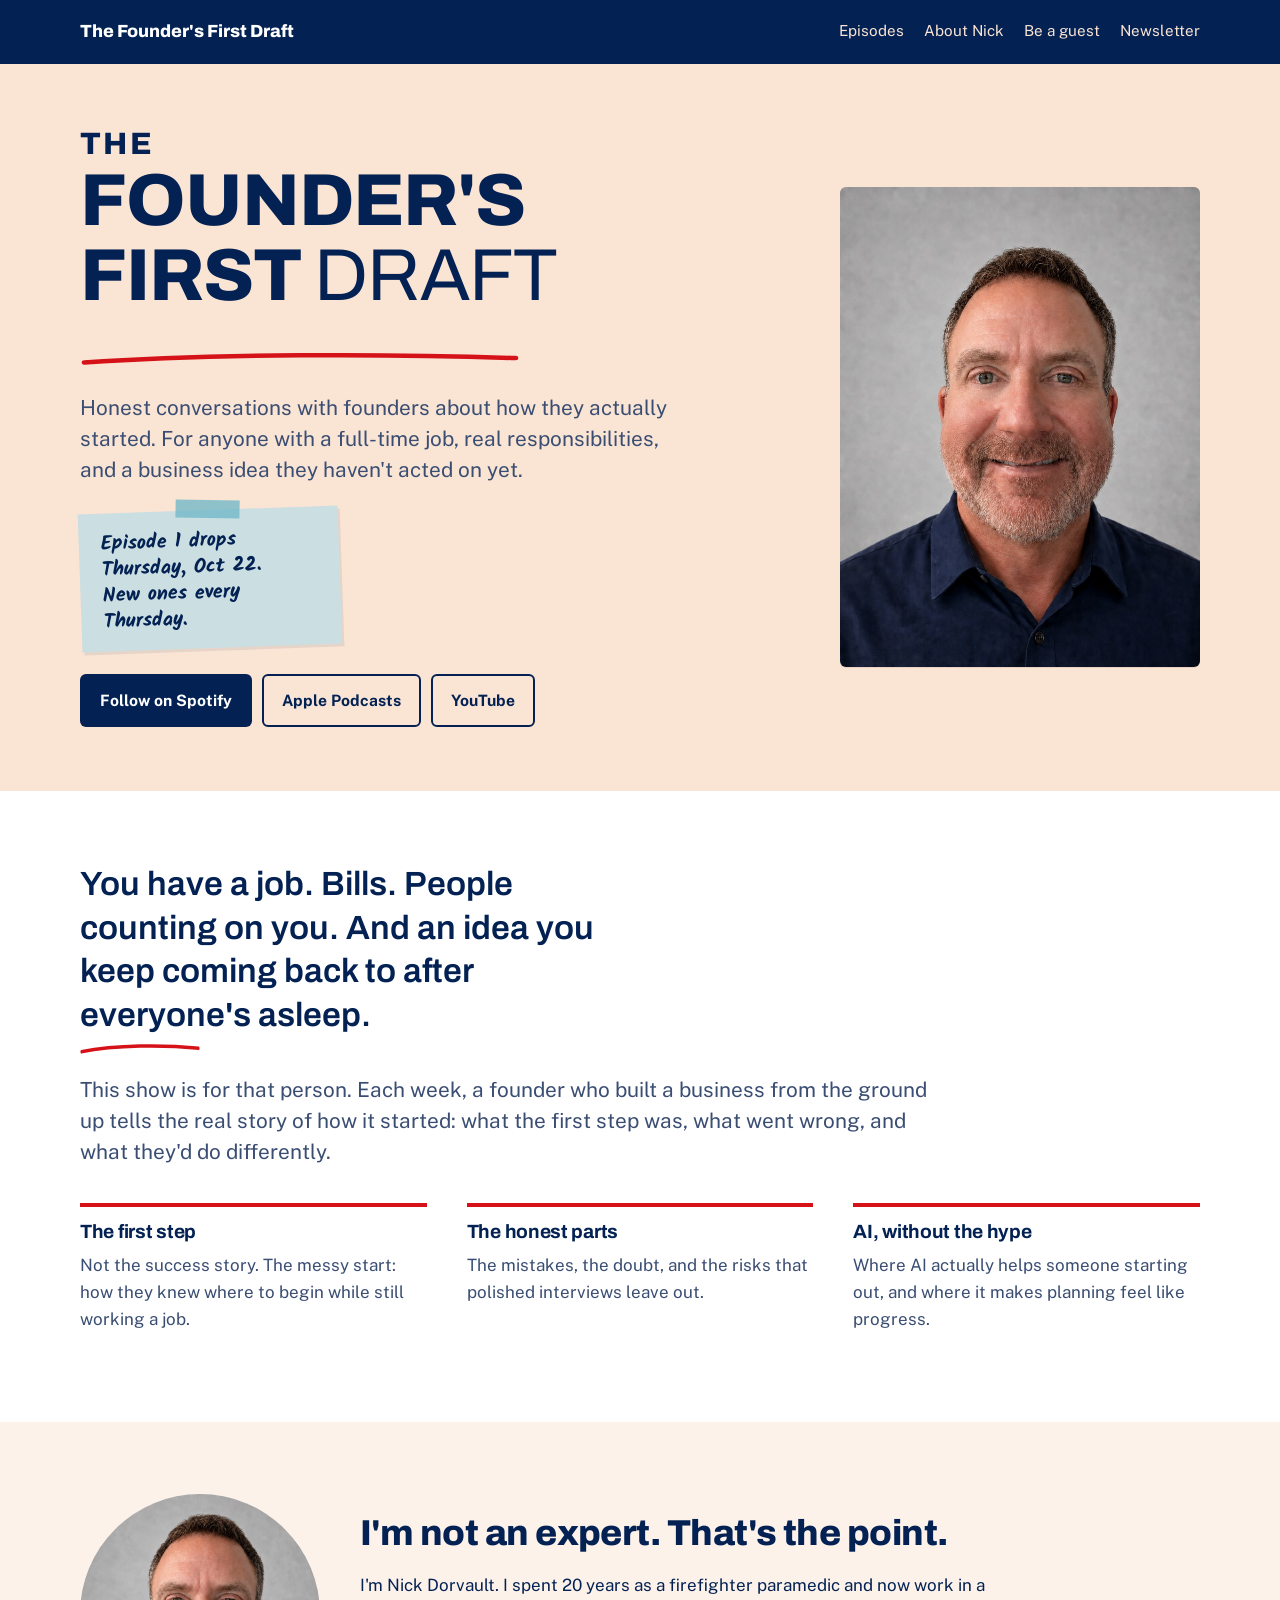
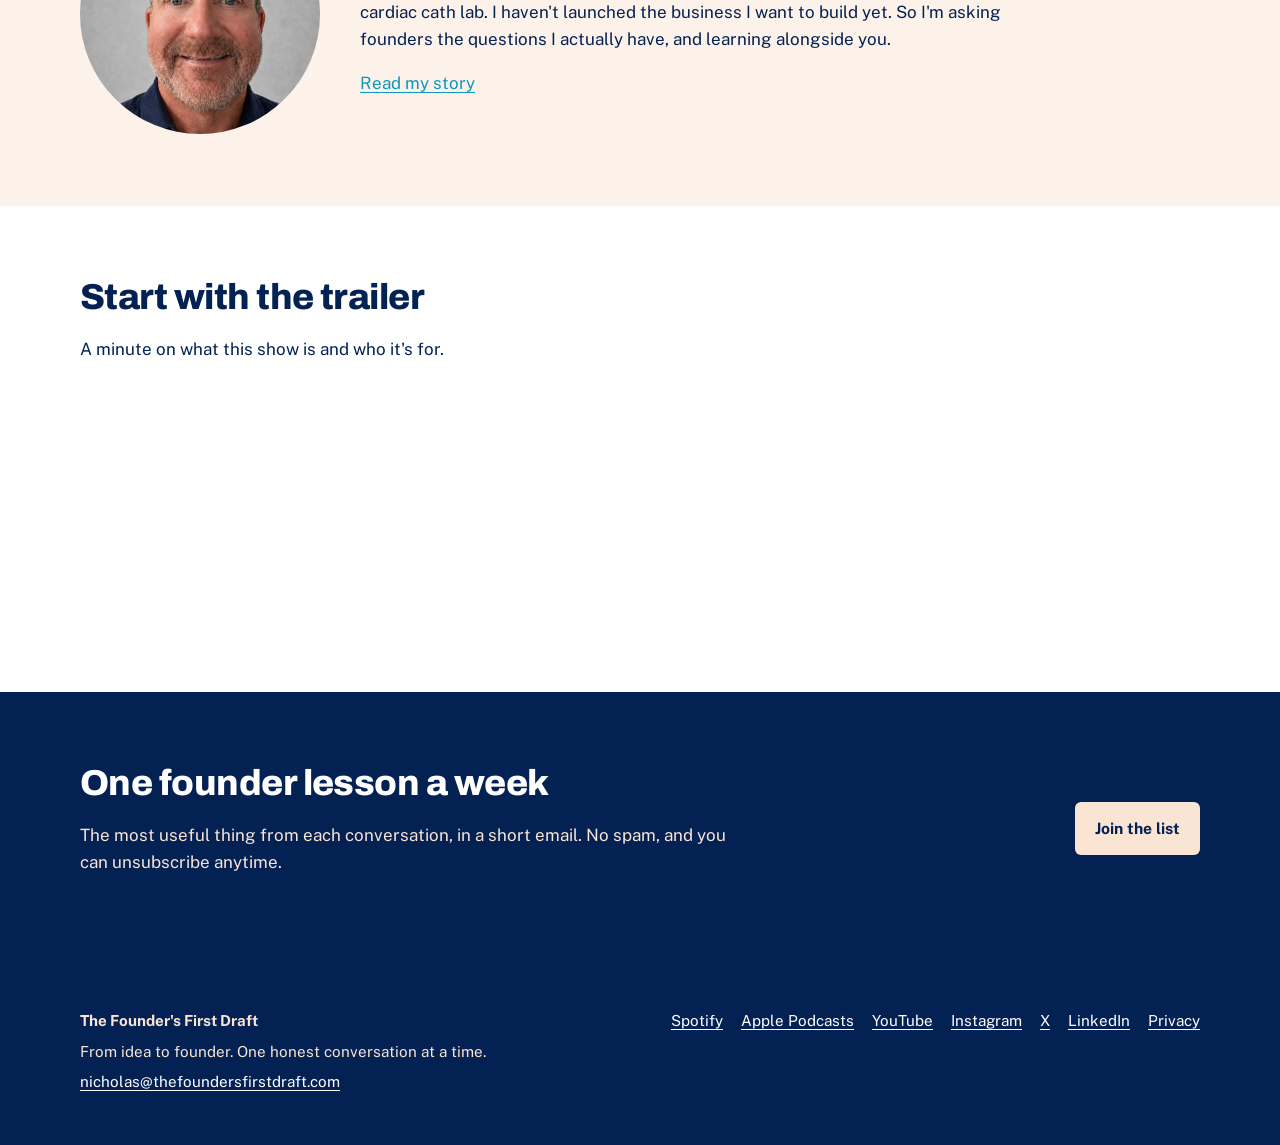
<file: index.html>
<!doctype html>
<html lang="en">
<head>
<meta charset="utf-8">
<meta name="viewport" content="width=device-width, initial-scale=1">
<title>The Founder's First Draft | A podcast for people with a job and an idea</title>
<meta name="description" content="Honest conversations with founders about how they actually started, for people with a full-time job and a business idea they haven't acted on yet. Hosted by Nick Dorvault.">
<link rel="canonical" href="https://thefoundersfirstdraft.com/">
<meta property="og:type" content="website">
<meta property="og:site_name" content="The Founder's First Draft">
<meta property="og:title" content="The Founder's First Draft">
<meta property="og:description" content="Honest conversations with founders about how they actually started. From idea to founder, one honest conversation at a time.">
<meta property="og:url" content="https://thefoundersfirstdraft.com/">
<meta property="og:image" content="https://thefoundersfirstdraft.com/img/og-image.jpg">
<meta property="og:image:width" content="1200">
<meta property="og:image:height" content="630">
<meta property="og:image:alt" content="The Founder's First Draft podcast cover">
<meta name="twitter:card" content="summary_large_image">
<meta name="twitter:site" content="@foundrsdraft">
<link rel="icon" href="img/favicon.svg" type="image/svg+xml">
<link rel="apple-touch-icon" href="img/apple-touch-icon.png">
<link rel="preconnect" href="https://fonts.googleapis.com">
<link rel="preconnect" href="https://fonts.gstatic.com" crossorigin>
<link href="https://fonts.googleapis.com/css2?family=Archivo:wght@400;600;700;800&family=Kalam:wght@700&family=Public+Sans:wght@400;600;700&display=swap" rel="stylesheet">
<link rel="stylesheet" href="styles.css?v=6">
<script async src="https://www.googletagmanager.com/gtag/js?id=G-2Q0HF4FX7N"></script>
<script>window.dataLayer=window.dataLayer||[];function gtag(){dataLayer.push(arguments);}gtag('js',new Date());gtag('config','G-2Q0HF4FX7N');</script>
<script type="application/ld+json">
{
  "@context": "https://schema.org",
  "@type": "PodcastSeries",
  "name": "The Founder's First Draft",
  "url": "https://thefoundersfirstdraft.com/",
  "description": "Honest conversations with founders about how they actually started, for people with a full-time job and a business idea.",
  "image": "https://thefoundersfirstdraft.com/img/cover.jpg",
  "author": { "@type": "Person", "name": "Nick Dorvault" },
  "sameAs": [
    "https://open.spotify.com/show/4vHqsm9LxcR3t2k3SPgh0b",
    "https://podcasts.apple.com/us/podcast/the-founders-first-draft/id6808995737",
    "https://www.youtube.com/@TheFoundersFirstDraft",
    "https://www.instagram.com/foundersfirstdraft/",
    "https://x.com/foundrsdraft"
  ]
}
</script>
</head>
<body>
<a class="skip" href="#main">Skip to content</a>
<header class="site-header">
  <div class="wrap">
    <a class="brand" href="index.html">The Founder's First Draft</a>
    <nav class="nav" aria-label="Main">
      <a href="episodes/index.html">Episodes</a>
      <a href="about.html">About Nick</a>
      <a href="guest.html">Be a guest</a>
      <a href="newsletter.html">Newsletter</a>
    </nav>
  </div>
</header>

<main id="main">
  <section class="hero">
    <div class="wrap">
      <div class="hero-copy">
        <h1><span class="the">The</span>Founder's First <span class="light">Draft</span></h1>
        <span class="rule" aria-hidden="true"></span>
        <p class="lede">Honest conversations with founders about how they actually started. For anyone with a full-time job, real responsibilities, and a business idea they haven't acted on yet.</p>
        <p class="launch">Episode 1 drops Thursday, Oct 22.<br>New ones every Thursday.</p>
        <ul class="listen">
          <li><a class="btn btn-primary" href="https://open.spotify.com/show/4vHqsm9LxcR3t2k3SPgh0b">Follow on Spotify</a></li>
          <li><a class="btn btn-ghost" href="https://podcasts.apple.com/us/podcast/the-founders-first-draft/id6808995737">Apple Podcasts</a></li>
          <li><a class="btn btn-ghost" href="https://www.youtube.com/@TheFoundersFirstDraft">YouTube</a></li>
        </ul>
      </div>
      <div class="hero-photo">
        <img src="img/nick.jpg" alt="Nick Dorvault, host of The Founder's First Draft" width="675" height="900">
      </div>
    </div>
  </section>

  <section class="section">
    <div class="wrap">
      <p class="for-you">You have a job. Bills. People counting on you. And an idea you keep coming back to after everyone's asleep.</p>
      <span class="rule short" aria-hidden="true"></span>
      <p class="lede">This show is for that person. Each week, a founder who built a business from the ground up tells the real story of how it started: what the first step was, what went wrong, and what they'd do differently.</p>
      <div class="three">
        <div>
          <h3>The first step</h3>
          <p>Not the success story. The messy start: how they knew where to begin while still working a job.</p>
        </div>
        <div>
          <h3>The honest parts</h3>
          <p>The mistakes, the doubt, and the risks that polished interviews leave out.</p>
        </div>
        <div>
          <h3>AI, without the hype</h3>
          <p>Where AI actually helps someone starting out, and where it makes planning feel like progress.</p>
        </div>
      </div>
    </div>
  </section>

  <section class="section mist">
    <div class="wrap host">
      <img src="img/nick-host.jpg" alt="" width="240" height="240">
      <div>
        <h2>I'm not an expert. That's the point.</h2>
        <p>I'm Nick Dorvault. I spent 20 years as a firefighter paramedic and now work in a cardiac cath lab. I haven't launched the business I want to build yet. So I'm asking founders the questions I actually have, and learning alongside you.</p>
        <p><a href="about.html">Read my story</a></p>
      </div>
    </div>
  </section>

  <section class="section">
    <div class="wrap">
      <h2>Start with the trailer</h2>
      <p>A minute on what this show is and who it's for.</p>
      <iframe class="player" title="The Founder's First Draft on Spotify" src="https://open.spotify.com/embed/show/4vHqsm9LxcR3t2k3SPgh0b?utm_source=generator" height="232" loading="lazy" allow="autoplay; clipboard-write; encrypted-media; fullscreen; picture-in-picture"></iframe>
    </div>
  </section>

  <section class="section dark">
    <div class="wrap signup">
      <div>
        <h2>One founder lesson a week</h2>
        <p>The most useful thing from each conversation, in a short email. No spam, and you can unsubscribe anytime.</p>
      </div>
      <div>
        <a class="btn btn-primary" href="newsletter.html">Join the list</a>
      </div>
    </div>
  </section>
</main>

<footer class="site-footer">
  <div class="wrap">
    <div>
      <p><strong>The Founder's First Draft</strong></p>
      <p>From idea to founder. One honest conversation at a time.</p>
      <p><a href="mailto:nicholas@thefoundersfirstdraft.com">nicholas@thefoundersfirstdraft.com</a></p>
    </div>
    <ul class="foot-links" aria-label="Elsewhere">
      <li><a href="https://open.spotify.com/show/4vHqsm9LxcR3t2k3SPgh0b">Spotify</a></li>
      <li><a href="https://podcasts.apple.com/us/podcast/the-founders-first-draft/id6808995737">Apple Podcasts</a></li>
      <li><a href="https://www.youtube.com/@TheFoundersFirstDraft">YouTube</a></li>
      <li><a href="https://www.instagram.com/foundersfirstdraft/">Instagram</a></li>
      <li><a href="https://x.com/foundrsdraft">X</a></li>
      <li><a href="https://www.linkedin.com/in/nicholas-dorvault-586a56173">LinkedIn</a></li>
      <li><a href="privacy/index.html">Privacy</a></li>
    </ul>
  </div>
</footer>
</body>
</html>
</file>
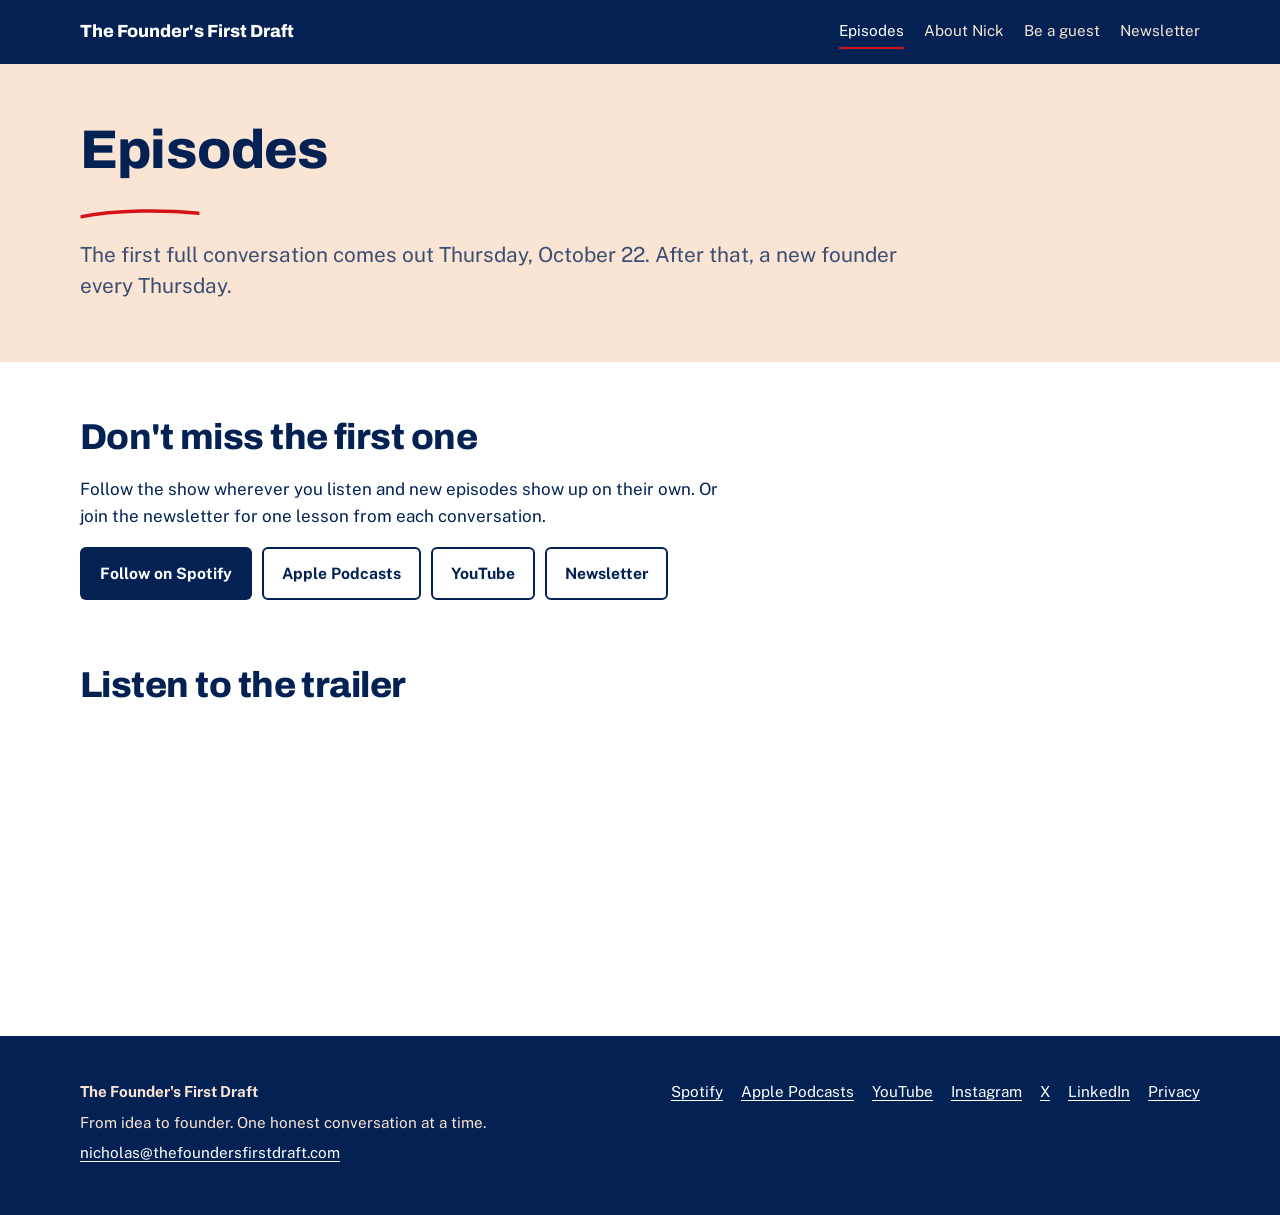
<file: episodes/index.html>
<!doctype html>
<html lang="en">
<head>
<meta charset="utf-8">
<meta name="viewport" content="width=device-width, initial-scale=1">
<title>Episodes | The Founder's First Draft</title>
<meta name="description" content="Every episode of The Founder's First Draft: founders on how they actually started. New episodes every Thursday starting October 22, 2026.">
<link rel="canonical" href="https://thefoundersfirstdraft.com/episodes/">
<meta property="og:type" content="website">
<meta property="og:site_name" content="The Founder's First Draft">
<meta property="og:title" content="Episodes | The Founder's First Draft">
<meta property="og:description" content="Every episode of The Founder's First Draft: founders on how they actually started. New episodes every Thursday starting October 22, 2026.">
<meta property="og:url" content="https://thefoundersfirstdraft.com/episodes/">
<meta property="og:image" content="https://thefoundersfirstdraft.com/img/og-image.jpg">
<meta name="twitter:card" content="summary_large_image">
<meta name="twitter:site" content="@foundrsdraft">
<link rel="icon" href="../img/favicon.svg" type="image/svg+xml">
<link rel="apple-touch-icon" href="../img/apple-touch-icon.png">
<link rel="preconnect" href="https://fonts.googleapis.com">
<link rel="preconnect" href="https://fonts.gstatic.com" crossorigin>
<link href="https://fonts.googleapis.com/css2?family=Archivo:wght@400;600;700;800&family=Kalam:wght@700&family=Public+Sans:wght@400;600;700&display=swap" rel="stylesheet">
<link rel="stylesheet" href="../styles.css?v=6">
<script async src="https://www.googletagmanager.com/gtag/js?id=G-2Q0HF4FX7N"></script>
<script>window.dataLayer=window.dataLayer||[];function gtag(){dataLayer.push(arguments);}gtag('js',new Date());gtag('config','G-2Q0HF4FX7N');</script>
</head>
<body>
<a class="skip" href="#main">Skip to content</a>
<header class="site-header">
  <div class="wrap">
    <a class="brand" href="../index.html">The Founder's First Draft</a>
    <nav class="nav" aria-label="Main">
      <a href="../episodes/index.html" aria-current="page">Episodes</a>
      <a href="../about.html">About Nick</a>
      <a href="../guest.html">Be a guest</a>
      <a href="../newsletter.html">Newsletter</a>
    </nav>
  </div>
</header>
<main id="main">

  <section class="page-head"><div class="wrap">
    <h1>Episodes</h1>
    <span class="rule short" aria-hidden="true"></span>
    <p class="lede">The first full conversation comes out Thursday, October 22. After that, a new founder every Thursday.</p>
  </div></section>
  <section class="prose"><div class="wrap">
    <h2>Don't miss the first one</h2>
    <p>Follow the show wherever you listen and new episodes show up on their own. Or join the newsletter for one lesson from each conversation.</p>
    <ul class="listen" style="margin-bottom:28px">
      <li><a class="btn btn-primary" href="https://open.spotify.com/show/4vHqsm9LxcR3t2k3SPgh0b">Follow on Spotify</a></li>
      <li><a class="btn btn-dark" href="https://podcasts.apple.com/us/podcast/the-founders-first-draft/id6808995737">Apple Podcasts</a></li>
      <li><a class="btn btn-dark" href="https://www.youtube.com/@TheFoundersFirstDraft">YouTube</a></li>
      <li><a class="btn btn-dark" href="../newsletter.html">Newsletter</a></li>
    </ul>
    <h2>Listen to the trailer</h2>
    <iframe class="player" title="The Founder's First Draft on Spotify" src="https://open.spotify.com/embed/show/4vHqsm9LxcR3t2k3SPgh0b?utm_source=generator" height="232" loading="lazy" allow="autoplay; clipboard-write; encrypted-media; fullscreen; picture-in-picture"></iframe>
  </div></section>
</main>

<footer class="site-footer">
  <div class="wrap">
    <div>
      <p><strong>The Founder's First Draft</strong></p>
      <p>From idea to founder. One honest conversation at a time.</p>
      <p><a href="mailto:nicholas@thefoundersfirstdraft.com">nicholas@thefoundersfirstdraft.com</a></p>
    </div>
    <ul class="foot-links" aria-label="Elsewhere">
      <li><a href="https://open.spotify.com/show/4vHqsm9LxcR3t2k3SPgh0b">Spotify</a></li>
      <li><a href="https://podcasts.apple.com/us/podcast/the-founders-first-draft/id6808995737">Apple Podcasts</a></li>
      <li><a href="https://www.youtube.com/@TheFoundersFirstDraft">YouTube</a></li>
      <li><a href="https://www.instagram.com/foundersfirstdraft/">Instagram</a></li>
      <li><a href="https://x.com/foundrsdraft">X</a></li>
      <li><a href="https://www.linkedin.com/in/nicholas-dorvault-586a56173">LinkedIn</a></li>
      <li><a href="../privacy/index.html">Privacy</a></li>
    </ul>
  </div>
</footer>
</body>
</html>
</file>
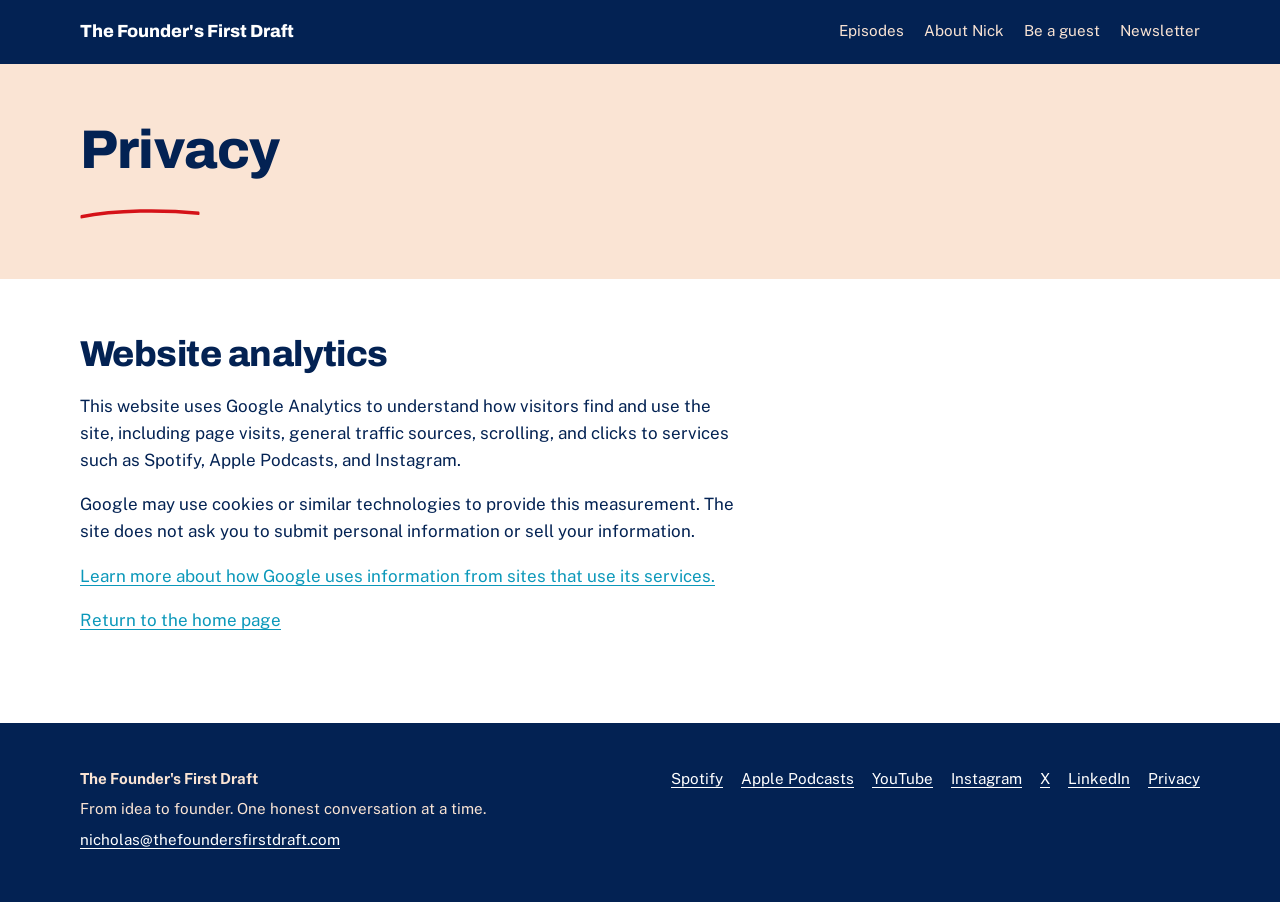
<file: privacy/index.html>
<!doctype html>
<html lang="en">
<head>
<meta charset="utf-8">
<meta name="viewport" content="width=device-width, initial-scale=1">
<title>Privacy | The Founder's First Draft</title>
<meta name="description" content="How thefoundersfirstdraft.com uses website analytics.">
<link rel="canonical" href="https://thefoundersfirstdraft.com/privacy">
<meta property="og:type" content="website">
<meta property="og:site_name" content="The Founder's First Draft">
<meta property="og:title" content="Privacy | The Founder's First Draft">
<meta property="og:description" content="How thefoundersfirstdraft.com uses website analytics.">
<meta property="og:url" content="https://thefoundersfirstdraft.com/privacy">
<meta property="og:image" content="https://thefoundersfirstdraft.com/img/og-image.jpg">
<meta name="twitter:card" content="summary_large_image">
<meta name="twitter:site" content="@foundrsdraft">
<link rel="icon" href="../img/favicon.svg" type="image/svg+xml">
<link rel="apple-touch-icon" href="../img/apple-touch-icon.png">
<link rel="preconnect" href="https://fonts.googleapis.com">
<link rel="preconnect" href="https://fonts.gstatic.com" crossorigin>
<link href="https://fonts.googleapis.com/css2?family=Archivo:wght@400;600;700;800&family=Kalam:wght@700&family=Public+Sans:wght@400;600;700&display=swap" rel="stylesheet">
<link rel="stylesheet" href="../styles.css?v=6">
<script async src="https://www.googletagmanager.com/gtag/js?id=G-2Q0HF4FX7N"></script>
<script>window.dataLayer=window.dataLayer||[];function gtag(){dataLayer.push(arguments);}gtag('js',new Date());gtag('config','G-2Q0HF4FX7N');</script>
</head>
<body>
<a class="skip" href="#main">Skip to content</a>
<header class="site-header">
  <div class="wrap">
    <a class="brand" href="../index.html">The Founder's First Draft</a>
    <nav class="nav" aria-label="Main">
      <a href="../episodes/index.html">Episodes</a>
      <a href="../about.html">About Nick</a>
      <a href="../guest.html">Be a guest</a>
      <a href="../newsletter.html">Newsletter</a>
    </nav>
  </div>
</header>
<main id="main">

  <section class="page-head"><div class="wrap"><h1>Privacy</h1><span class="rule short" aria-hidden="true"></span></div></section>
  <section class="prose"><div class="wrap">
    <h2>Website analytics</h2>
    <p>This website uses Google Analytics to understand how visitors find and use the site, including page visits, general traffic sources, scrolling, and clicks to services such as Spotify, Apple Podcasts, and Instagram.</p>
    <p>Google may use cookies or similar technologies to provide this measurement. The site does not ask you to submit personal information or sell your information.</p>
    <p><a href="https://policies.google.com/technologies/partner-sites">Learn more about how Google uses information from sites that use its services.</a></p>
    <p><a href="../index.html">Return to the home page</a></p>
  </div></section>
</main>

<footer class="site-footer">
  <div class="wrap">
    <div>
      <p><strong>The Founder's First Draft</strong></p>
      <p>From idea to founder. One honest conversation at a time.</p>
      <p><a href="mailto:nicholas@thefoundersfirstdraft.com">nicholas@thefoundersfirstdraft.com</a></p>
    </div>
    <ul class="foot-links" aria-label="Elsewhere">
      <li><a href="https://open.spotify.com/show/4vHqsm9LxcR3t2k3SPgh0b">Spotify</a></li>
      <li><a href="https://podcasts.apple.com/us/podcast/the-founders-first-draft/id6808995737">Apple Podcasts</a></li>
      <li><a href="https://www.youtube.com/@TheFoundersFirstDraft">YouTube</a></li>
      <li><a href="https://www.instagram.com/foundersfirstdraft/">Instagram</a></li>
      <li><a href="https://x.com/foundrsdraft">X</a></li>
      <li><a href="https://www.linkedin.com/in/nicholas-dorvault-586a56173">LinkedIn</a></li>
      <li><a href="../privacy/index.html">Privacy</a></li>
    </ul>
  </div>
</footer>
</body>
</html>
</file>
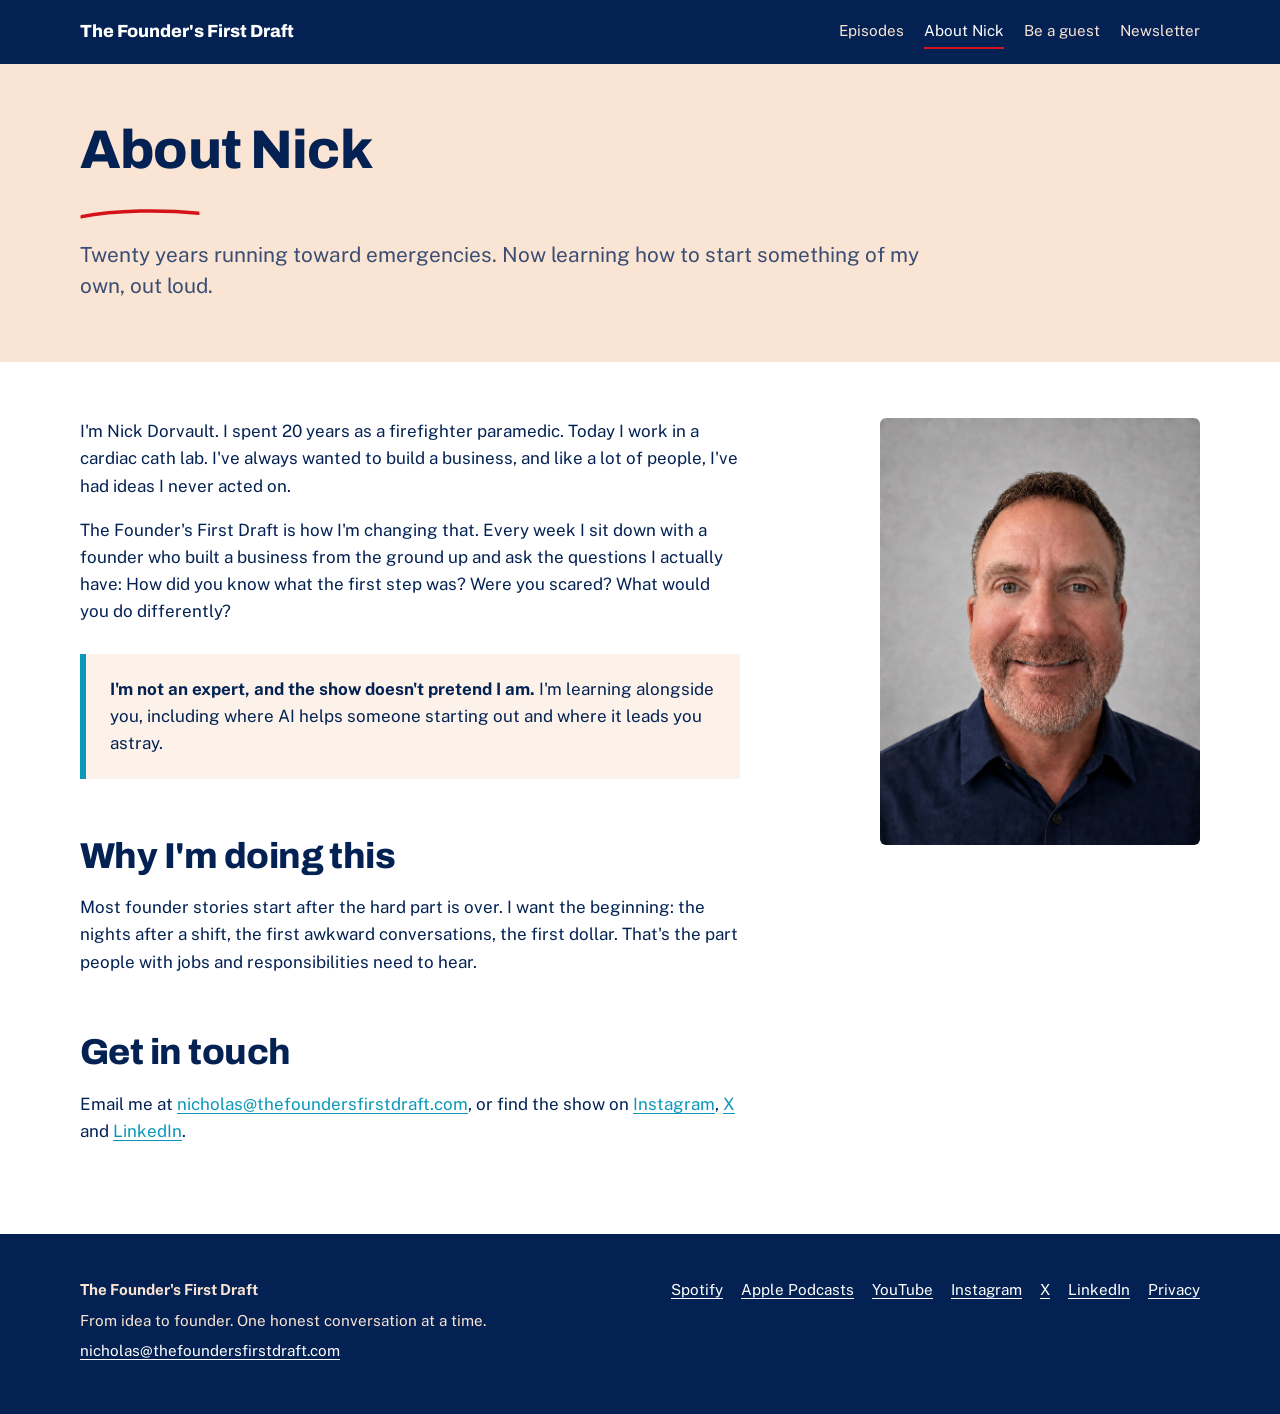
<file: about.html>
<!doctype html>
<html lang="en">
<head>
<meta charset="utf-8">
<meta name="viewport" content="width=device-width, initial-scale=1">
<title>About Nick Dorvault | The Founder's First Draft</title>
<meta name="description" content="Nick Dorvault spent 20 years as a firefighter paramedic and now works in a cardiac cath lab. He started The Founder's First Draft to learn how founders actually take the first step.">
<link rel="canonical" href="https://thefoundersfirstdraft.com/about.html">
<meta property="og:type" content="website">
<meta property="og:site_name" content="The Founder's First Draft">
<meta property="og:title" content="About Nick Dorvault | The Founder's First Draft">
<meta property="og:description" content="Nick Dorvault spent 20 years as a firefighter paramedic and now works in a cardiac cath lab. He started The Founder's First Draft to learn how founders actually take the first step.">
<meta property="og:url" content="https://thefoundersfirstdraft.com/about.html">
<meta property="og:image" content="https://thefoundersfirstdraft.com/img/og-image.jpg">
<meta name="twitter:card" content="summary_large_image">
<meta name="twitter:site" content="@foundrsdraft">
<link rel="icon" href="img/favicon.svg" type="image/svg+xml">
<link rel="apple-touch-icon" href="img/apple-touch-icon.png">
<link rel="preconnect" href="https://fonts.googleapis.com">
<link rel="preconnect" href="https://fonts.gstatic.com" crossorigin>
<link href="https://fonts.googleapis.com/css2?family=Archivo:wght@400;600;700;800&family=Kalam:wght@700&family=Public+Sans:wght@400;600;700&display=swap" rel="stylesheet">
<link rel="stylesheet" href="styles.css?v=6">
<script async src="https://www.googletagmanager.com/gtag/js?id=G-2Q0HF4FX7N"></script>
<script>window.dataLayer=window.dataLayer||[];function gtag(){dataLayer.push(arguments);}gtag('js',new Date());gtag('config','G-2Q0HF4FX7N');</script>
</head>
<body>
<a class="skip" href="#main">Skip to content</a>
<header class="site-header">
  <div class="wrap">
    <a class="brand" href="index.html">The Founder's First Draft</a>
    <nav class="nav" aria-label="Main">
      <a href="episodes/index.html">Episodes</a>
      <a href="about.html" aria-current="page">About Nick</a>
      <a href="guest.html">Be a guest</a>
      <a href="newsletter.html">Newsletter</a>
    </nav>
  </div>
</header>
<main id="main">

  <section class="page-head"><div class="wrap">
    <h1>About Nick</h1>
    <span class="rule short" aria-hidden="true"></span>
    <p class="lede">Twenty years running toward emergencies. Now learning how to start something of my own, out loud.</p>
  </div></section>
  <section class="prose"><div class="wrap about-grid">
    <div>
      <p>I'm Nick Dorvault. I spent 20 years as a firefighter paramedic. Today I work in a cardiac cath lab. I've always wanted to build a business, and like a lot of people, I've had ideas I never acted on.</p>
      <p>The Founder's First Draft is how I'm changing that. Every week I sit down with a founder who built a business from the ground up and ask the questions I actually have: How did you know what the first step was? Were you scared? What would you do differently?</p>
      <div class="callout">
        <p><strong>I'm not an expert, and the show doesn't pretend I am.</strong> I'm learning alongside you, including where AI helps someone starting out and where it leads you astray.</p>
      </div>
      <h2>Why I'm doing this</h2>
      <p>Most founder stories start after the hard part is over. I want the beginning: the nights after a shift, the first awkward conversations, the first dollar. That's the part people with jobs and responsibilities need to hear.</p>
      <h2>Get in touch</h2>
      <p>Email me at <a href="mailto:nicholas@thefoundersfirstdraft.com">nicholas@thefoundersfirstdraft.com</a>, or find the show on <a href="https://www.instagram.com/foundersfirstdraft/">Instagram</a>, <a href="https://x.com/foundrsdraft">X</a> and <a href="https://www.linkedin.com/in/nicholas-dorvault-586a56173">LinkedIn</a>.</p>
    </div>
    <img src="img/nick.jpg" alt="Nick Dorvault" width="675" height="900">
  </div></section>
</main>

<footer class="site-footer">
  <div class="wrap">
    <div>
      <p><strong>The Founder's First Draft</strong></p>
      <p>From idea to founder. One honest conversation at a time.</p>
      <p><a href="mailto:nicholas@thefoundersfirstdraft.com">nicholas@thefoundersfirstdraft.com</a></p>
    </div>
    <ul class="foot-links" aria-label="Elsewhere">
      <li><a href="https://open.spotify.com/show/4vHqsm9LxcR3t2k3SPgh0b">Spotify</a></li>
      <li><a href="https://podcasts.apple.com/us/podcast/the-founders-first-draft/id6808995737">Apple Podcasts</a></li>
      <li><a href="https://www.youtube.com/@TheFoundersFirstDraft">YouTube</a></li>
      <li><a href="https://www.instagram.com/foundersfirstdraft/">Instagram</a></li>
      <li><a href="https://x.com/foundrsdraft">X</a></li>
      <li><a href="https://www.linkedin.com/in/nicholas-dorvault-586a56173">LinkedIn</a></li>
      <li><a href="privacy/index.html">Privacy</a></li>
    </ul>
  </div>
</footer>
</body>
</html>
</file>
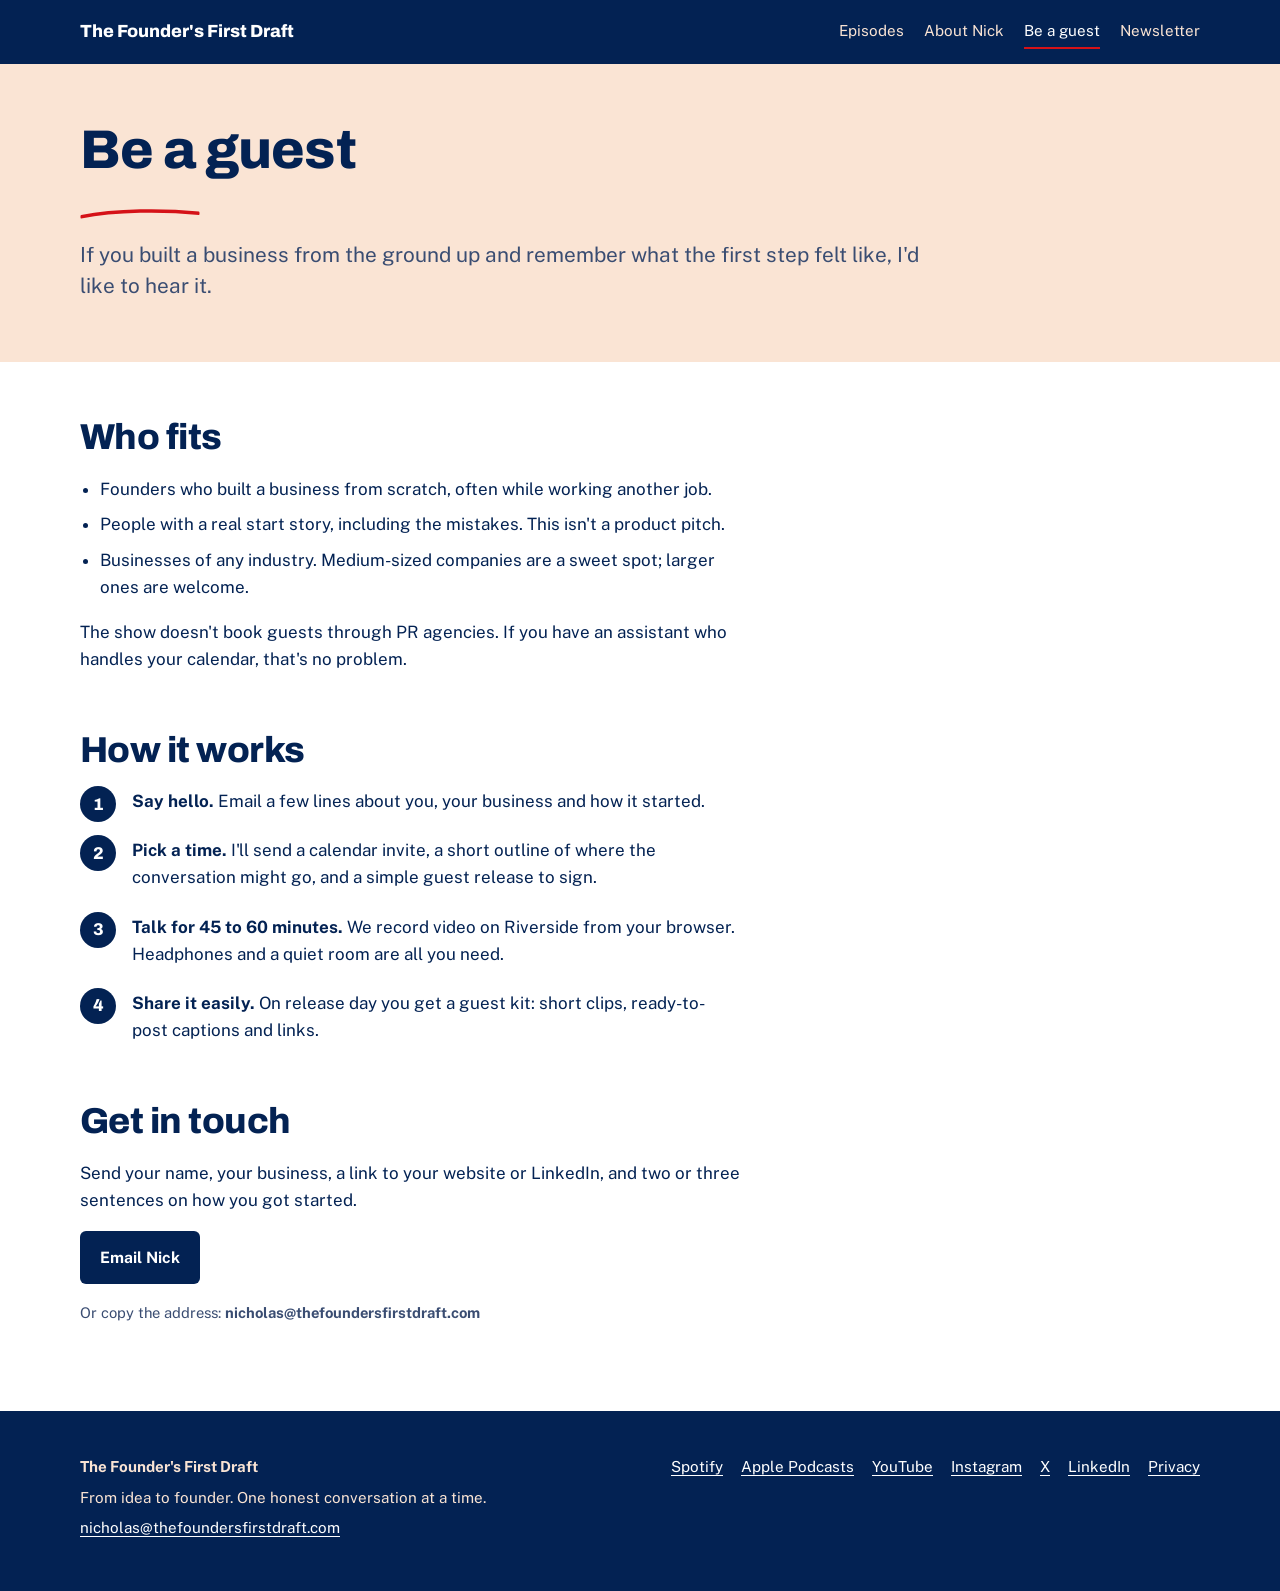
<file: guest.html>
<!doctype html>
<html lang="en">
<head>
<meta charset="utf-8">
<meta name="viewport" content="width=device-width, initial-scale=1">
<title>Be a guest | The Founder's First Draft</title>
<meta name="description" content="Built a business from the ground up? Tell your real start story on The Founder's First Draft, a video interview podcast for aspiring founders.">
<link rel="canonical" href="https://thefoundersfirstdraft.com/guest.html">
<meta property="og:type" content="website">
<meta property="og:site_name" content="The Founder's First Draft">
<meta property="og:title" content="Be a guest | The Founder's First Draft">
<meta property="og:description" content="Built a business from the ground up? Tell your real start story on The Founder's First Draft, a video interview podcast for aspiring founders.">
<meta property="og:url" content="https://thefoundersfirstdraft.com/guest.html">
<meta property="og:image" content="https://thefoundersfirstdraft.com/img/og-image.jpg">
<meta name="twitter:card" content="summary_large_image">
<meta name="twitter:site" content="@foundrsdraft">
<link rel="icon" href="img/favicon.svg" type="image/svg+xml">
<link rel="apple-touch-icon" href="img/apple-touch-icon.png">
<link rel="preconnect" href="https://fonts.googleapis.com">
<link rel="preconnect" href="https://fonts.gstatic.com" crossorigin>
<link href="https://fonts.googleapis.com/css2?family=Archivo:wght@400;600;700;800&family=Kalam:wght@700&family=Public+Sans:wght@400;600;700&display=swap" rel="stylesheet">
<link rel="stylesheet" href="styles.css?v=6">
<script async src="https://www.googletagmanager.com/gtag/js?id=G-2Q0HF4FX7N"></script>
<script>window.dataLayer=window.dataLayer||[];function gtag(){dataLayer.push(arguments);}gtag('js',new Date());gtag('config','G-2Q0HF4FX7N');</script>
</head>
<body>
<a class="skip" href="#main">Skip to content</a>
<header class="site-header">
  <div class="wrap">
    <a class="brand" href="index.html">The Founder's First Draft</a>
    <nav class="nav" aria-label="Main">
      <a href="episodes/index.html">Episodes</a>
      <a href="about.html">About Nick</a>
      <a href="guest.html" aria-current="page">Be a guest</a>
      <a href="newsletter.html">Newsletter</a>
    </nav>
  </div>
</header>
<main id="main">

  <section class="page-head"><div class="wrap">
    <h1>Be a guest</h1>
    <span class="rule short" aria-hidden="true"></span>
    <p class="lede">If you built a business from the ground up and remember what the first step felt like, I'd like to hear it.</p>
  </div></section>
  <section class="prose"><div class="wrap">
    <h2>Who fits</h2>
    <ul>
      <li>Founders who built a business from scratch, often while working another job.</li>
      <li>People with a real start story, including the mistakes. This isn't a product pitch.</li>
      <li>Businesses of any industry. Medium-sized companies are a sweet spot; larger ones are welcome.</li>
    </ul>
    <p>The show doesn't book guests through PR agencies. If you have an assistant who handles your calendar, that's no problem.</p>
    <h2>How it works</h2>
    <ol class="steps">
      <li><strong>Say hello.</strong> Email a few lines about you, your business and how it started.</li>
      <li><strong>Pick a time.</strong> I'll send a calendar invite, a short outline of where the conversation might go, and a simple guest release to sign.</li>
      <li><strong>Talk for 45 to 60 minutes.</strong> We record video on Riverside from your browser. Headphones and a quiet room are all you need.</li>
      <li><strong>Share it easily.</strong> On release day you get a guest kit: short clips, ready-to-post captions and links.</li>
    </ol>
    <h2>Get in touch</h2>
    <p>Send your name, your business, a link to your website or LinkedIn, and two or three sentences on how you got started.</p>
    <p><a class="btn btn-primary" href="mailto:nicholas@thefoundersfirstdraft.com?subject=Guest%20idea%20for%20The%20Founder%27s%20First%20Draft">Email Nick</a></p>
    <p class="note">Or copy the address: <strong>nicholas@thefoundersfirstdraft.com</strong></p>
  </div></section>
</main>

<footer class="site-footer">
  <div class="wrap">
    <div>
      <p><strong>The Founder's First Draft</strong></p>
      <p>From idea to founder. One honest conversation at a time.</p>
      <p><a href="mailto:nicholas@thefoundersfirstdraft.com">nicholas@thefoundersfirstdraft.com</a></p>
    </div>
    <ul class="foot-links" aria-label="Elsewhere">
      <li><a href="https://open.spotify.com/show/4vHqsm9LxcR3t2k3SPgh0b">Spotify</a></li>
      <li><a href="https://podcasts.apple.com/us/podcast/the-founders-first-draft/id6808995737">Apple Podcasts</a></li>
      <li><a href="https://www.youtube.com/@TheFoundersFirstDraft">YouTube</a></li>
      <li><a href="https://www.instagram.com/foundersfirstdraft/">Instagram</a></li>
      <li><a href="https://x.com/foundrsdraft">X</a></li>
      <li><a href="https://www.linkedin.com/in/nicholas-dorvault-586a56173">LinkedIn</a></li>
      <li><a href="privacy/index.html">Privacy</a></li>
    </ul>
  </div>
</footer>
</body>
</html>
</file>
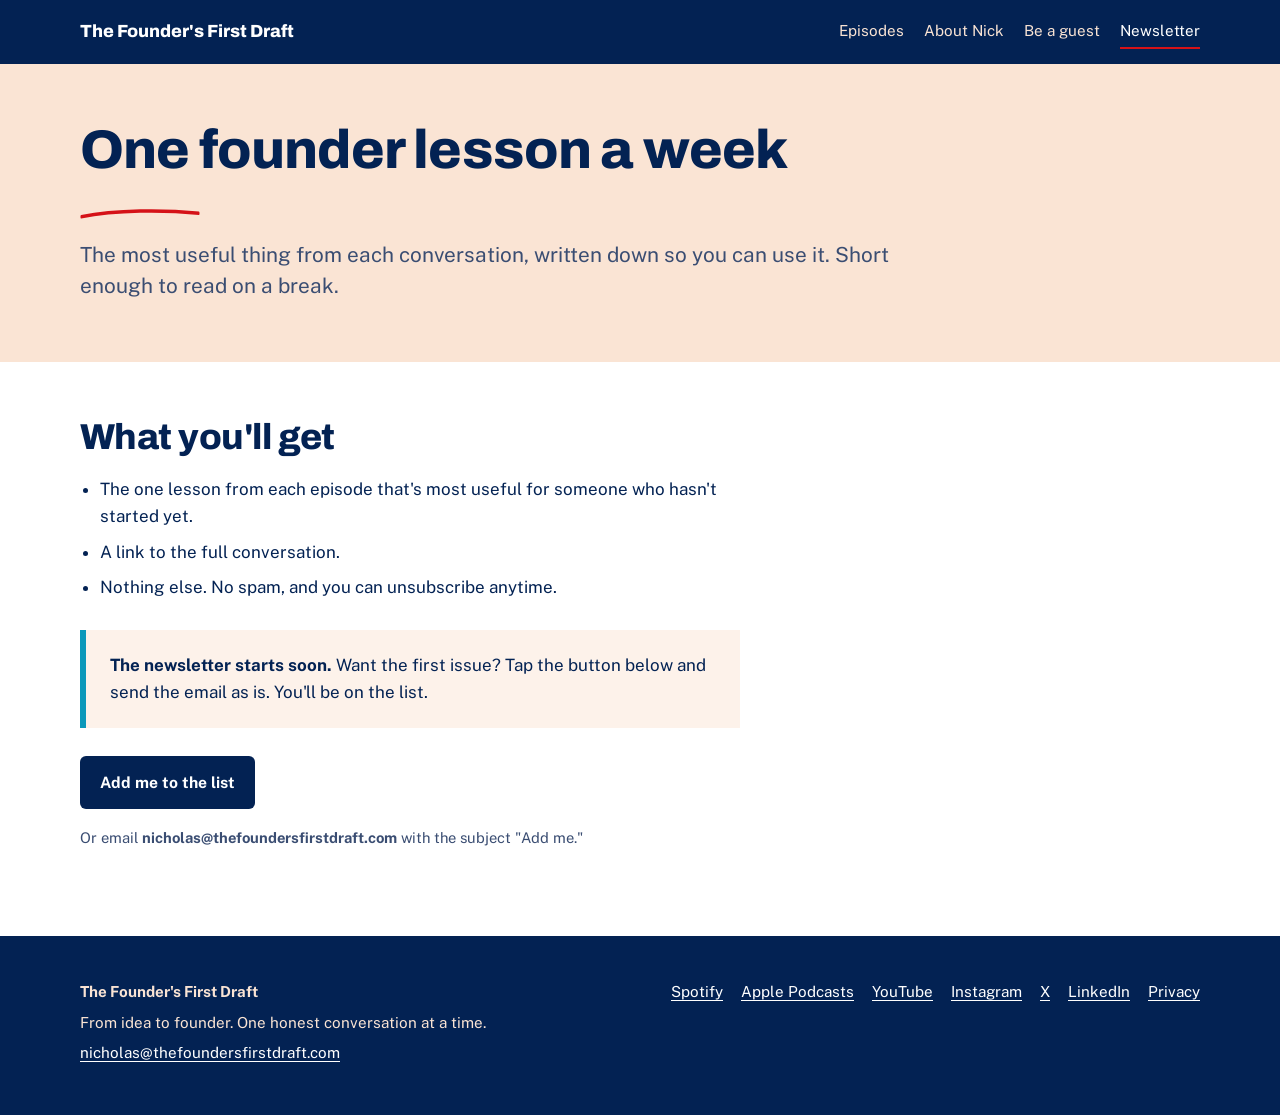
<file: newsletter.html>
<!doctype html>
<html lang="en">
<head>
<meta charset="utf-8">
<meta name="viewport" content="width=device-width, initial-scale=1">
<title>Newsletter | The Founder's First Draft</title>
<meta name="description" content="One founder lesson a week from The Founder's First Draft podcast, in a short email.">
<link rel="canonical" href="https://thefoundersfirstdraft.com/newsletter.html">
<meta property="og:type" content="website">
<meta property="og:site_name" content="The Founder's First Draft">
<meta property="og:title" content="Newsletter | The Founder's First Draft">
<meta property="og:description" content="One founder lesson a week from The Founder's First Draft podcast, in a short email.">
<meta property="og:url" content="https://thefoundersfirstdraft.com/newsletter.html">
<meta property="og:image" content="https://thefoundersfirstdraft.com/img/og-image.jpg">
<meta name="twitter:card" content="summary_large_image">
<meta name="twitter:site" content="@foundrsdraft">
<link rel="icon" href="img/favicon.svg" type="image/svg+xml">
<link rel="apple-touch-icon" href="img/apple-touch-icon.png">
<link rel="preconnect" href="https://fonts.googleapis.com">
<link rel="preconnect" href="https://fonts.gstatic.com" crossorigin>
<link href="https://fonts.googleapis.com/css2?family=Archivo:wght@400;600;700;800&family=Kalam:wght@700&family=Public+Sans:wght@400;600;700&display=swap" rel="stylesheet">
<link rel="stylesheet" href="styles.css?v=6">
<script async src="https://www.googletagmanager.com/gtag/js?id=G-2Q0HF4FX7N"></script>
<script>window.dataLayer=window.dataLayer||[];function gtag(){dataLayer.push(arguments);}gtag('js',new Date());gtag('config','G-2Q0HF4FX7N');</script>
</head>
<body>
<a class="skip" href="#main">Skip to content</a>
<header class="site-header">
  <div class="wrap">
    <a class="brand" href="index.html">The Founder's First Draft</a>
    <nav class="nav" aria-label="Main">
      <a href="episodes/index.html">Episodes</a>
      <a href="about.html">About Nick</a>
      <a href="guest.html">Be a guest</a>
      <a href="newsletter.html" aria-current="page">Newsletter</a>
    </nav>
  </div>
</header>
<main id="main">

  <section class="page-head"><div class="wrap">
    <h1>One founder lesson a week</h1>
    <span class="rule short" aria-hidden="true"></span>
    <p class="lede">The most useful thing from each conversation, written down so you can use it. Short enough to read on a break.</p>
  </div></section>
  <section class="prose"><div class="wrap">
    <h2>What you'll get</h2>
    <ul>
      <li>The one lesson from each episode that's most useful for someone who hasn't started yet.</li>
      <li>A link to the full conversation.</li>
      <li>Nothing else. No spam, and you can unsubscribe anytime.</li>
    </ul>
    <!-- NEWSLETTER FORM: when beehiiv is live, replace this block with the beehiiv embed. -->
    <div class="callout">
      <p><strong>The newsletter starts soon.</strong> Want the first issue? Tap the button below and send the email as is. You'll be on the list.</p>
    </div>
    <p><a class="btn btn-primary" href="mailto:nicholas@thefoundersfirstdraft.com?subject=Add%20me%20to%20the%20newsletter">Add me to the list</a></p>
    <p class="note">Or email <strong>nicholas@thefoundersfirstdraft.com</strong> with the subject "Add me."</p>
  </div></section>
</main>

<footer class="site-footer">
  <div class="wrap">
    <div>
      <p><strong>The Founder's First Draft</strong></p>
      <p>From idea to founder. One honest conversation at a time.</p>
      <p><a href="mailto:nicholas@thefoundersfirstdraft.com">nicholas@thefoundersfirstdraft.com</a></p>
    </div>
    <ul class="foot-links" aria-label="Elsewhere">
      <li><a href="https://open.spotify.com/show/4vHqsm9LxcR3t2k3SPgh0b">Spotify</a></li>
      <li><a href="https://podcasts.apple.com/us/podcast/the-founders-first-draft/id6808995737">Apple Podcasts</a></li>
      <li><a href="https://www.youtube.com/@TheFoundersFirstDraft">YouTube</a></li>
      <li><a href="https://www.instagram.com/foundersfirstdraft/">Instagram</a></li>
      <li><a href="https://x.com/foundrsdraft">X</a></li>
      <li><a href="https://www.linkedin.com/in/nicholas-dorvault-586a56173">LinkedIn</a></li>
      <li><a href="privacy/index.html">Privacy</a></li>
    </ul>
  </div>
</footer>
</body>
</html>
</file>
<file: styles.css>
/* The Founder's First Draft — site styles
   Palette and motifs taken from the show cover (Cover A):
   peach paper, navy type, red underline swoosh, sticky note. */
:root {
  --navy: #032253;
  --navy-soft: #3a4d72;
  --paper: #fae4d4;
  --paper-light: #fdf2ea;
  --white: #ffffff;
  --red: #d51218;
  --teal: #0b98ba;
  --note: #cbdee1;
  --tape: #74b9c8;
  --line: #ead2c2;
  --measure: 66ch;
  --display: "Archivo", "Helvetica Neue", Arial, sans-serif;
  --sans: "Public Sans", system-ui, -apple-system, "Segoe UI", sans-serif;
  --hand: "Kalam", "Comic Sans MS", cursive;
  --swoosh: url("data:image/svg+xml,%3Csvg xmlns='http://www.w3.org/2000/svg' viewBox='0 0 400 20' preserveAspectRatio='none'%3E%3Cpath d='M4 14 C 120 4, 280 4, 396 9' fill='none' stroke='%23d51218' stroke-width='5' stroke-linecap='round'/%3E%3C/svg%3E");
}

*, *::before, *::after { box-sizing: border-box; }
html { -webkit-text-size-adjust: 100%; }
body { margin: 0; background: var(--white); color: var(--navy); font-family: var(--sans); font-size: 1.0625rem; line-height: 1.6; }
img { max-width: 100%; display: block; }
a { color: var(--teal); text-underline-offset: 3px; }
a:hover { color: var(--red); }
:focus-visible { outline: 3px solid var(--teal); outline-offset: 3px; border-radius: 2px; }

.wrap { width: min(1120px, 100% - 32px); margin-inline: auto; }
.skip { position: absolute; left: -999px; }
.skip:focus { left: 16px; top: 16px; background: var(--white); padding: 8px 12px; z-index: 10; }

/* Header */
.site-header { background: var(--navy); color: var(--paper); }
.site-header .wrap { display: flex; align-items: center; justify-content: space-between; gap: 16px; min-height: 64px; flex-wrap: wrap; padding-block: 10px; }
.brand { font-family: var(--display); font-weight: 800; font-size: 1.1rem; color: var(--white); text-decoration: none; }
.brand:hover { color: var(--white); }
.nav { display: flex; gap: 4px 20px; flex-wrap: wrap; }
.nav a { color: var(--paper); text-decoration: none; font-size: .95rem; padding: 4px 0; border-bottom: 2px solid transparent; }
.nav a:hover, .nav a[aria-current="page"] { color: var(--white); border-bottom-color: var(--red); }

/* Type */
h1, h2, h3 { font-family: var(--display); line-height: 1.1; margin: 0 0 .5em; letter-spacing: -.015em; color: var(--navy); text-wrap: balance; }
h1 { font-size: clamp(2.5rem, 6.2vw, 4.6rem); font-weight: 800; }
h2 { font-size: clamp(1.6rem, 3.2vw, 2.25rem); font-weight: 800; }
h3 { font-size: 1.2rem; font-weight: 700; }
p { margin: 0 0 1em; max-width: var(--measure); }
.lede { font-size: clamp(1.15rem, 2vw, 1.3rem); line-height: 1.5; color: var(--navy-soft); }

/* Signature: the red hand-drawn underline from the cover */
.rule { display: block; width: min(440px, 85%); height: 18px; background: var(--swoosh) no-repeat center / 100% 100%; margin: 6px 0 24px; }
.rule.short { width: 120px; height: 14px; margin: 4px 0 18px; }

/* Hero */
.hero { background: var(--paper); overflow: hidden; }
.hero .wrap { display: grid; grid-template-columns: 1.15fr .85fr; align-items: center; gap: 48px; padding-block: 64px; }
.hero h1 { text-transform: uppercase; line-height: 1.02; }
.hero h1 .the { display: block; font-size: .42em; letter-spacing: .08em; margin-bottom: .1em; }
.hero h1 .light { font-weight: 400; }
.hero-photo { position: relative; justify-self: end; }
.hero-photo img { width: 100%; max-width: 360px; max-height: 480px; object-fit: cover; object-position: 50% 20%; border-radius: 6px; box-shadow: 0 1px 0 var(--line); }

/* Sticky note (cover motif) */
.launch { display: inline-block; font-family: var(--hand); font-weight: 700; font-size: 1.25rem; line-height: 1.3; color: var(--navy); background: var(--note); padding: 18px 22px 16px; margin: 4px 0 26px; transform: rotate(-2deg); position: relative; box-shadow: 2px 3px 0 rgba(3,34,83,.08); max-width: 26ch; }
.launch::before { content: ""; position: absolute; top: -10px; left: 50%; width: 64px; height: 18px; margin-left: -32px; background: var(--tape); opacity: .8; transform: rotate(3deg); }
.page-head .launch { transform: none; font-size: 1.05rem; }

/* Listen buttons */
.listen { display: flex; flex-wrap: wrap; gap: 10px; margin: 0; padding: 0; list-style: none; }
.btn { display: inline-flex; align-items: center; gap: 8px; padding: 12px 18px; font-weight: 700; font-size: .98rem; text-decoration: none; border-radius: 6px; border: 2px solid transparent; }
.btn-primary { background: var(--navy); color: var(--white); }
.btn-primary:hover { background: var(--red); color: var(--white); }
.btn-ghost, .btn-dark { border-color: var(--navy); color: var(--navy); }
.btn-ghost:hover, .btn-dark:hover { background: var(--navy); color: var(--white); }
.section.dark .btn-primary { background: var(--paper); color: var(--navy); }
.section.dark .btn-primary:hover { background: var(--white); color: var(--navy); }

/* Sections */
.section { padding-block: 72px; }
.section.mist { background: var(--paper-light); }
.section.dark { background: var(--navy); color: var(--paper); }
.section.dark h2 { color: var(--white); }
.section.dark p { color: var(--paper); }

.for-you { font-family: var(--display); font-size: clamp(1.5rem, 3vw, 2.1rem); line-height: 1.3; font-weight: 600; max-width: 30ch; margin: 0; }

.three { display: grid; grid-template-columns: repeat(3, 1fr); gap: 40px; margin-top: 36px; }
.three h3 { border-top: 4px solid var(--red); padding-top: 14px; }
.three p { color: var(--navy-soft); }

.host { display: grid; grid-template-columns: 240px 1fr; gap: 40px; align-items: center; }
.host img { width: 240px; height: auto; aspect-ratio: 1; object-fit: cover; object-position: 50% 50%; border-radius: 50%; }

.signup { display: grid; grid-template-columns: 1fr auto; gap: 24px 40px; align-items: center; }
.note { font-size: .92rem; color: var(--navy-soft); }

.player { width: 100%; max-width: 720px; border: 0; border-radius: 12px; }

/* Interior pages */
.page-head { background: var(--paper); padding-block: 56px 40px; }
.page-head h1 { font-size: clamp(2.2rem, 5vw, 3.4rem); }
.prose { padding-block: 56px 72px; }
.prose h2 { margin-top: 1.6em; }
.prose .wrap > h2:first-child, .prose .wrap > div > h2:first-child { margin-top: 0; }
.prose ul, .prose ol { max-width: var(--measure); padding-left: 1.2em; }
.prose .listen { padding-left: 0; }
.prose li { margin-bottom: .5em; }
.steps { counter-reset: s; list-style: none; padding: 0; max-width: var(--measure); }
.prose .steps { padding-left: 0; }
.steps li { counter-increment: s; position: relative; padding-left: 52px; margin-bottom: 22px; }
.steps li::before { content: counter(s); position: absolute; left: 0; top: -2px; width: 36px; height: 36px; border-radius: 50%; background: var(--navy); color: var(--white); font-family: var(--display); font-weight: 800; display: grid; place-items: center; }
.about-grid { display: grid; grid-template-columns: 1fr 320px; gap: 56px; align-items: start; }
.about-grid img { width: 100%; height: auto; border-radius: 6px; }
.callout { background: var(--paper-light); border-left: 6px solid var(--teal); padding: 22px 24px; max-width: var(--measure); margin: 28px 0; }
.callout p:last-child { margin-bottom: 0; }

/* Footer */
.site-footer { background: var(--navy); color: var(--paper); padding-block: 44px; font-size: .95rem; }
.site-footer .wrap { display: flex; flex-wrap: wrap; justify-content: space-between; gap: 24px; }
.site-footer a { color: var(--white); }
.site-footer p { margin: 0 0 .4em; max-width: none; }
.foot-links { display: flex; flex-wrap: wrap; gap: 8px 18px; list-style: none; margin: 0; padding: 0; }

@media (max-width: 860px) {
  .hero .wrap { grid-template-columns: 1fr; padding-block: 44px; gap: 32px; }
  .hero-photo { justify-self: start; }
  .hero-photo img { max-width: 220px; max-height: 280px; }
  .three { grid-template-columns: 1fr; gap: 24px; }
  .host { grid-template-columns: 1fr; gap: 24px; }
  .host img { width: 160px; }
  .signup { grid-template-columns: 1fr; }
  .about-grid { grid-template-columns: 1fr; }
  .about-grid img { max-width: 280px; }
  .section { padding-block: 52px; }
}
@media (prefers-reduced-motion: reduce) { * { scroll-behavior: auto !important; } }
</file>
